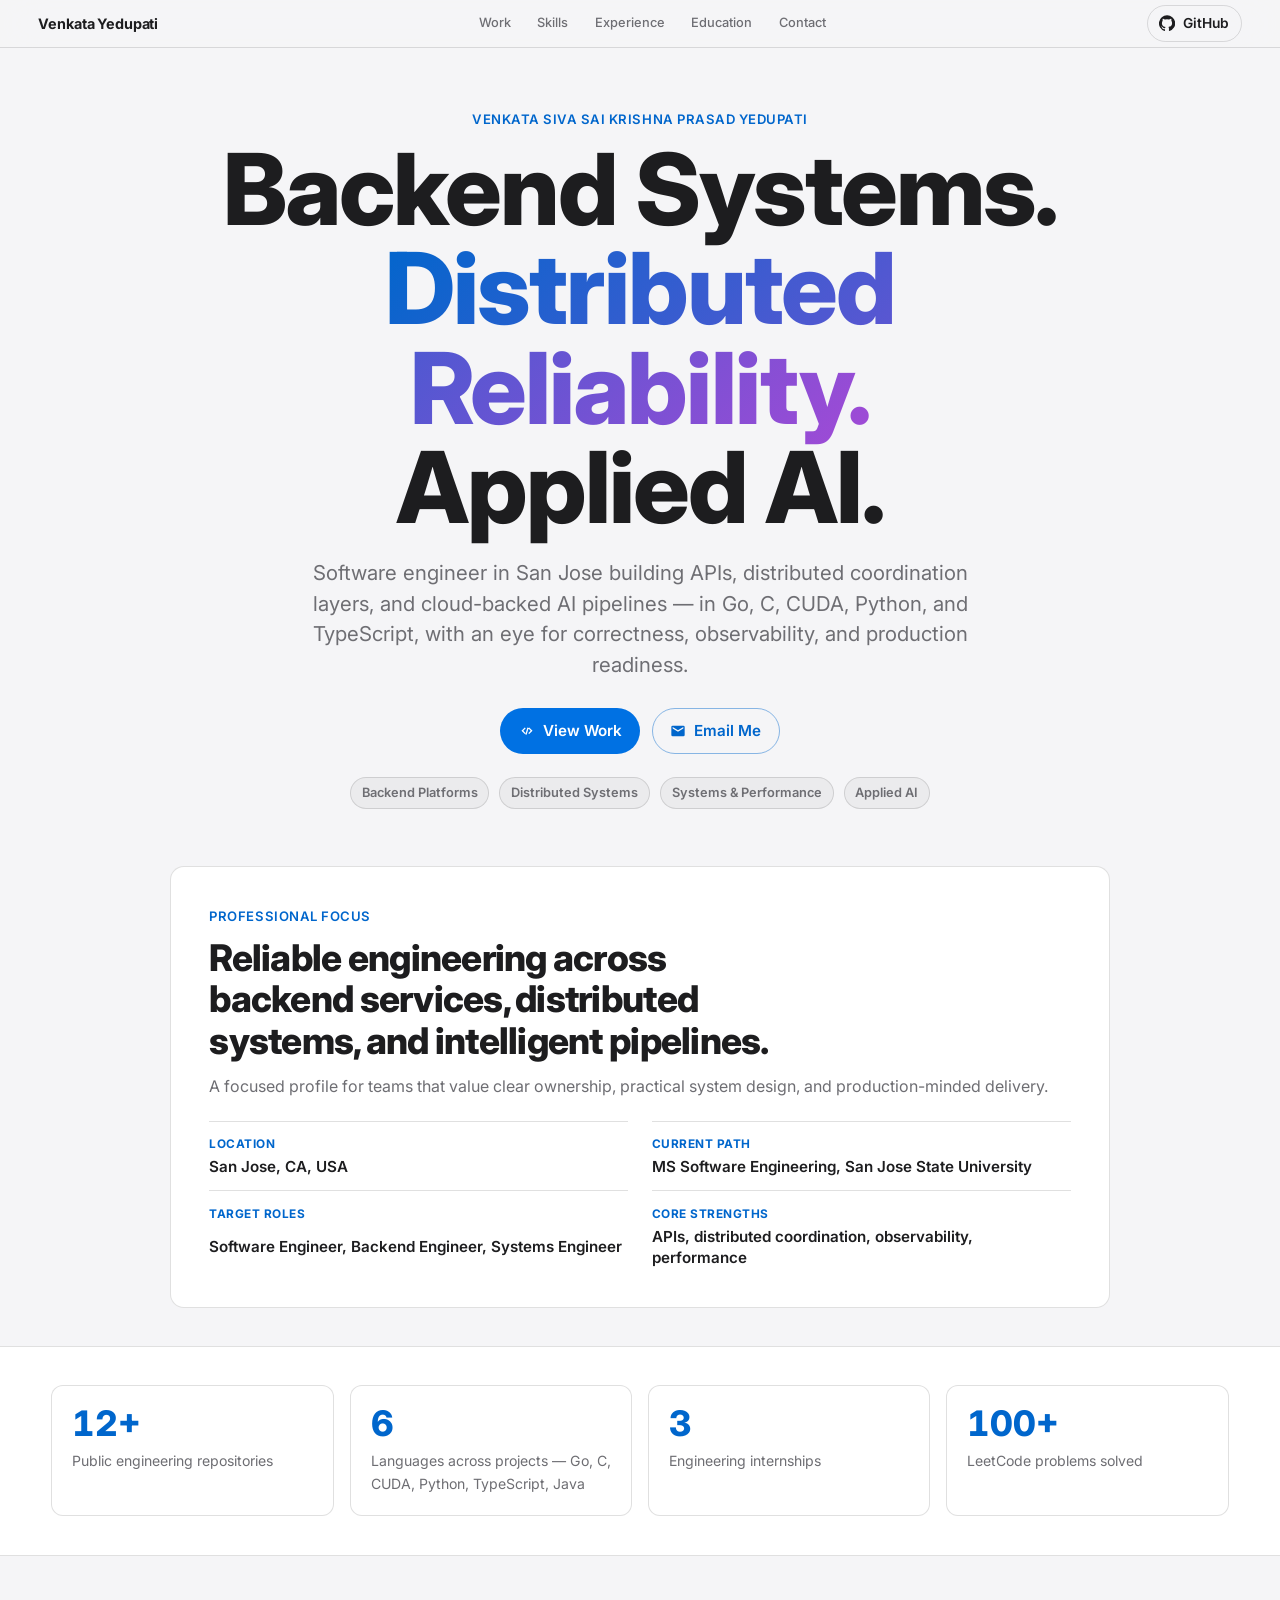
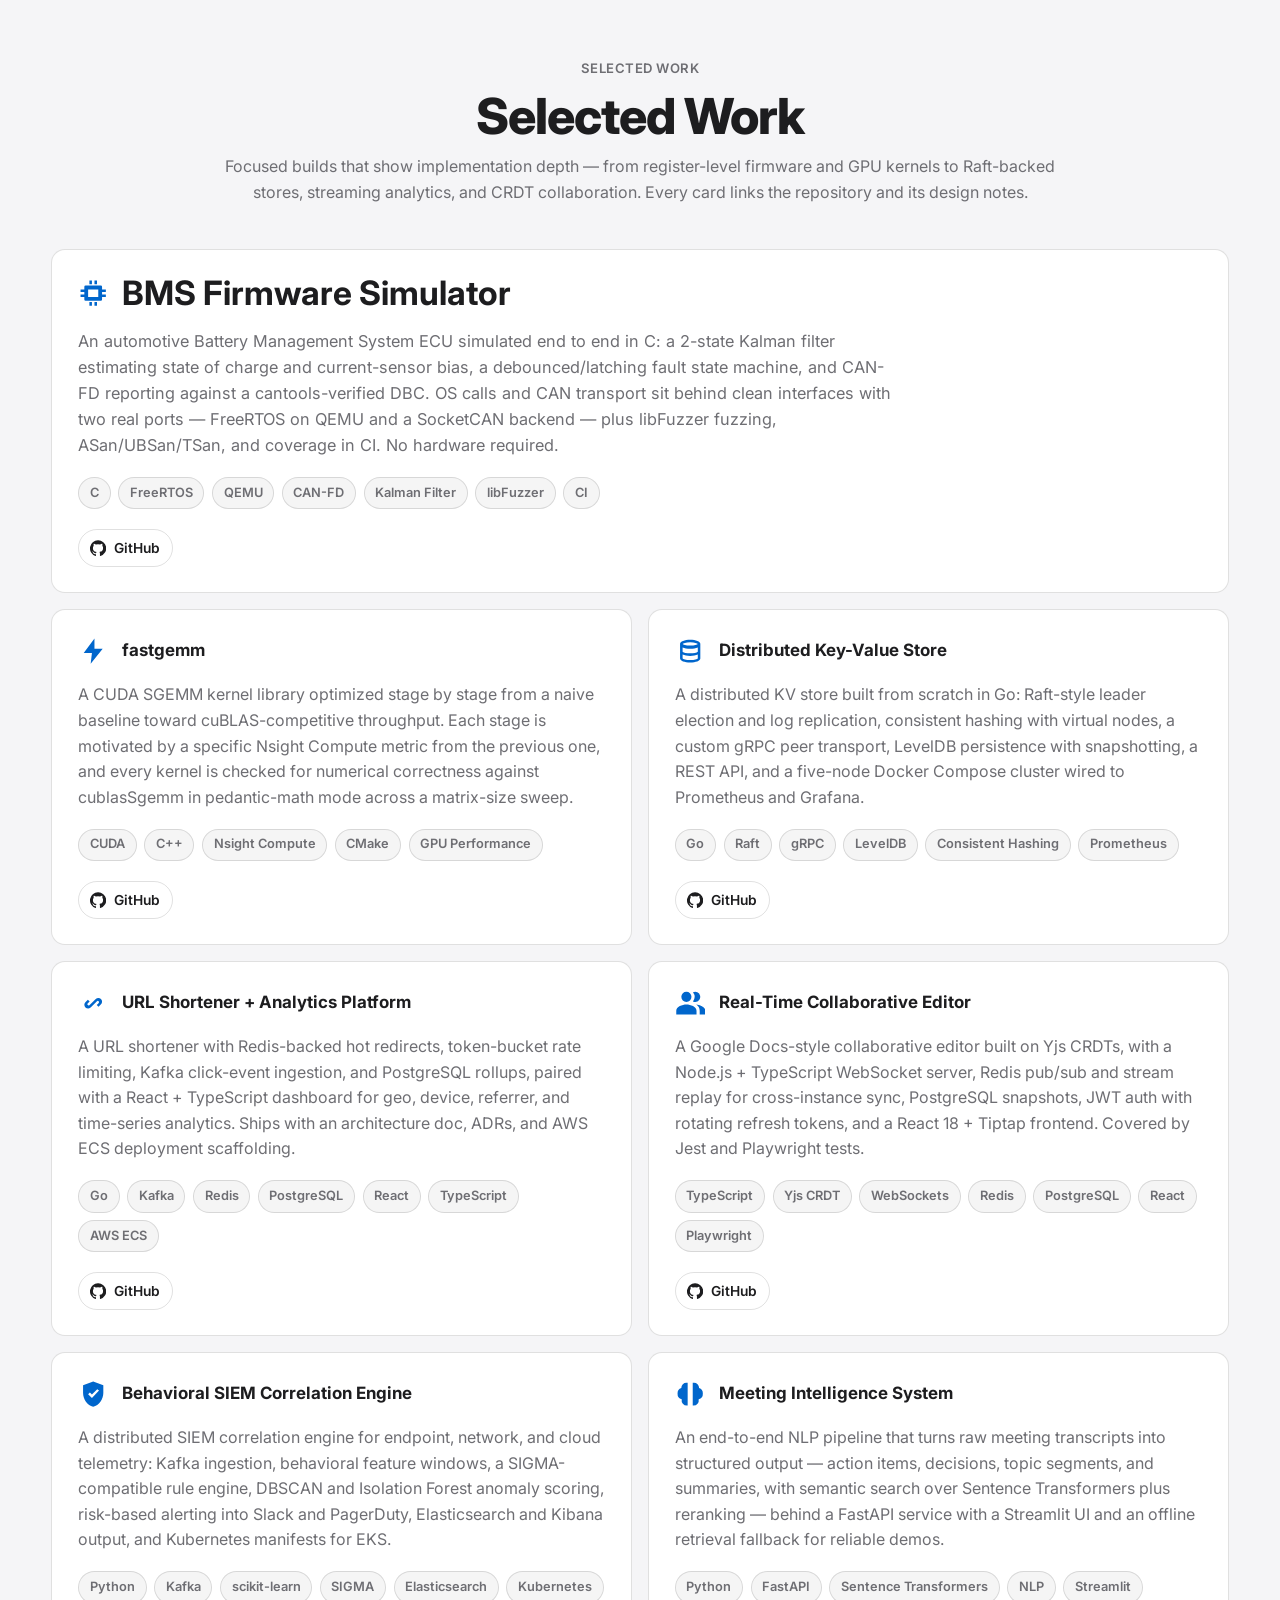
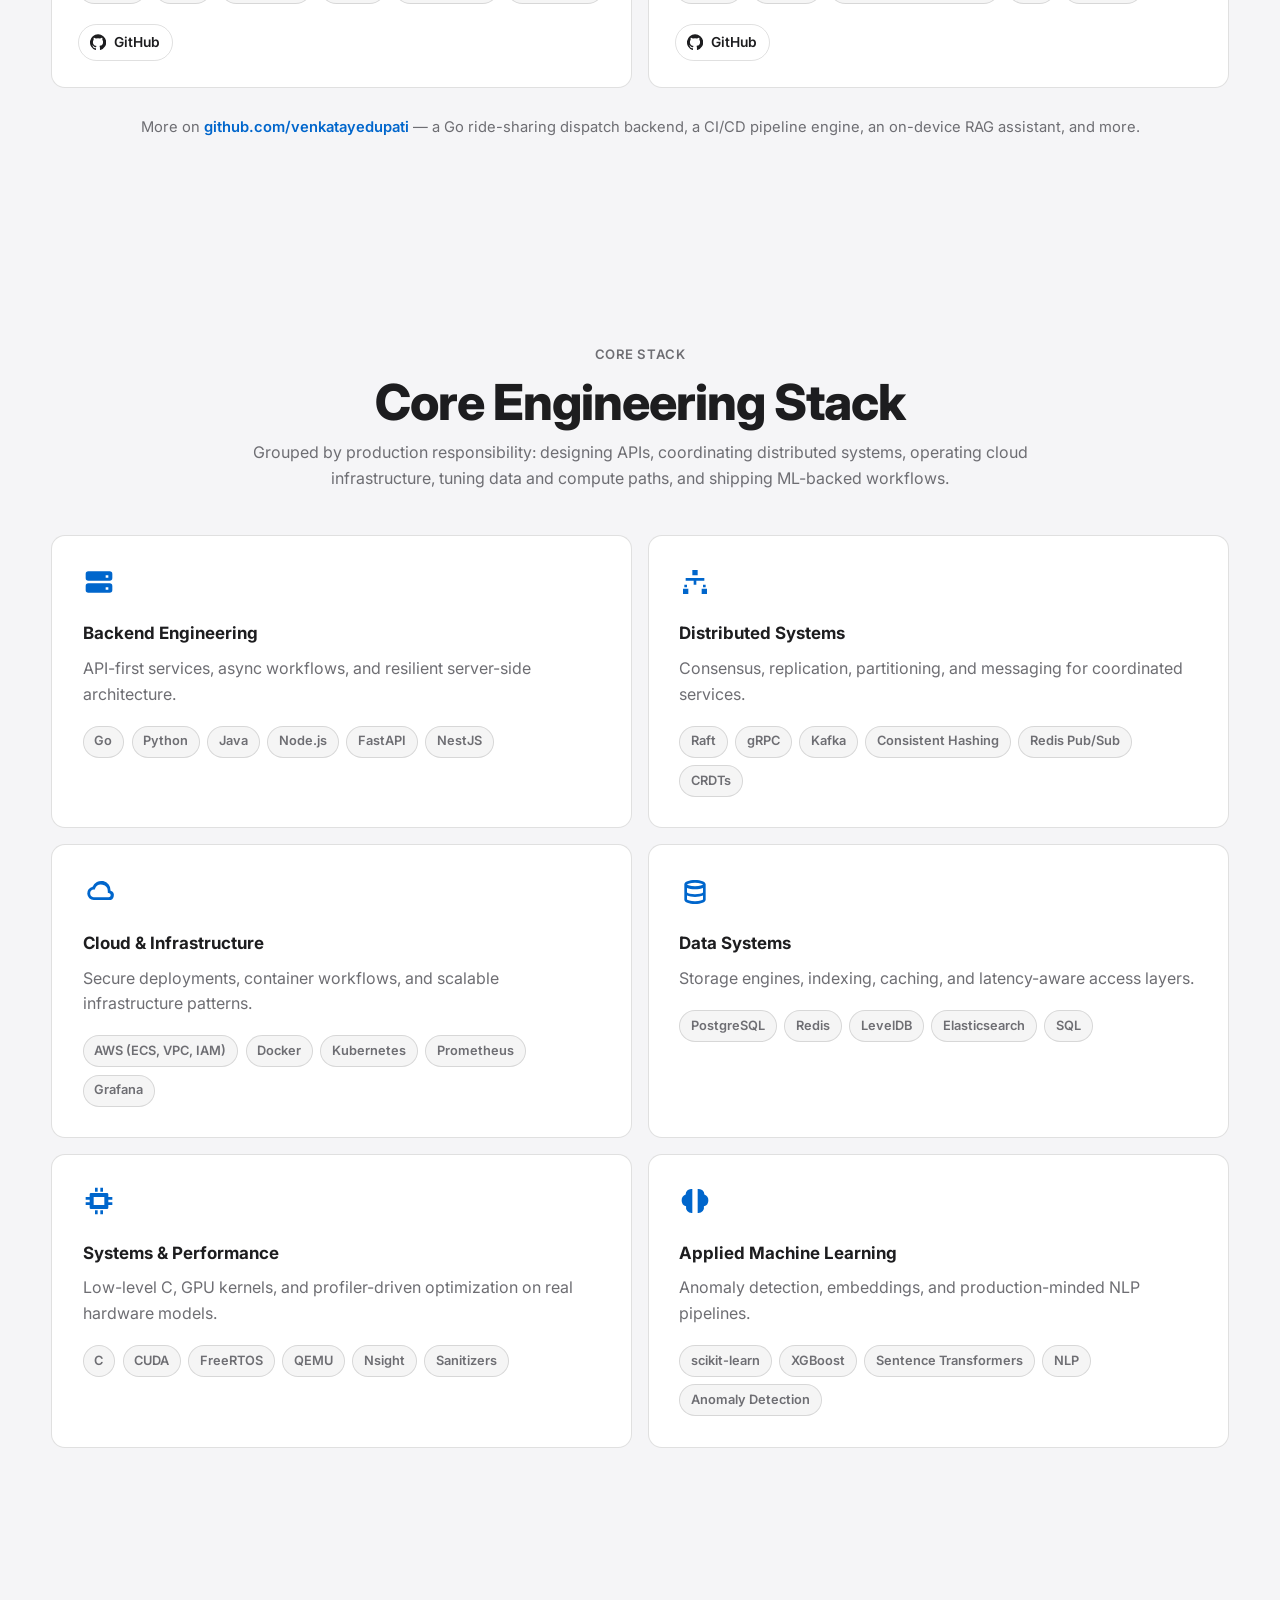
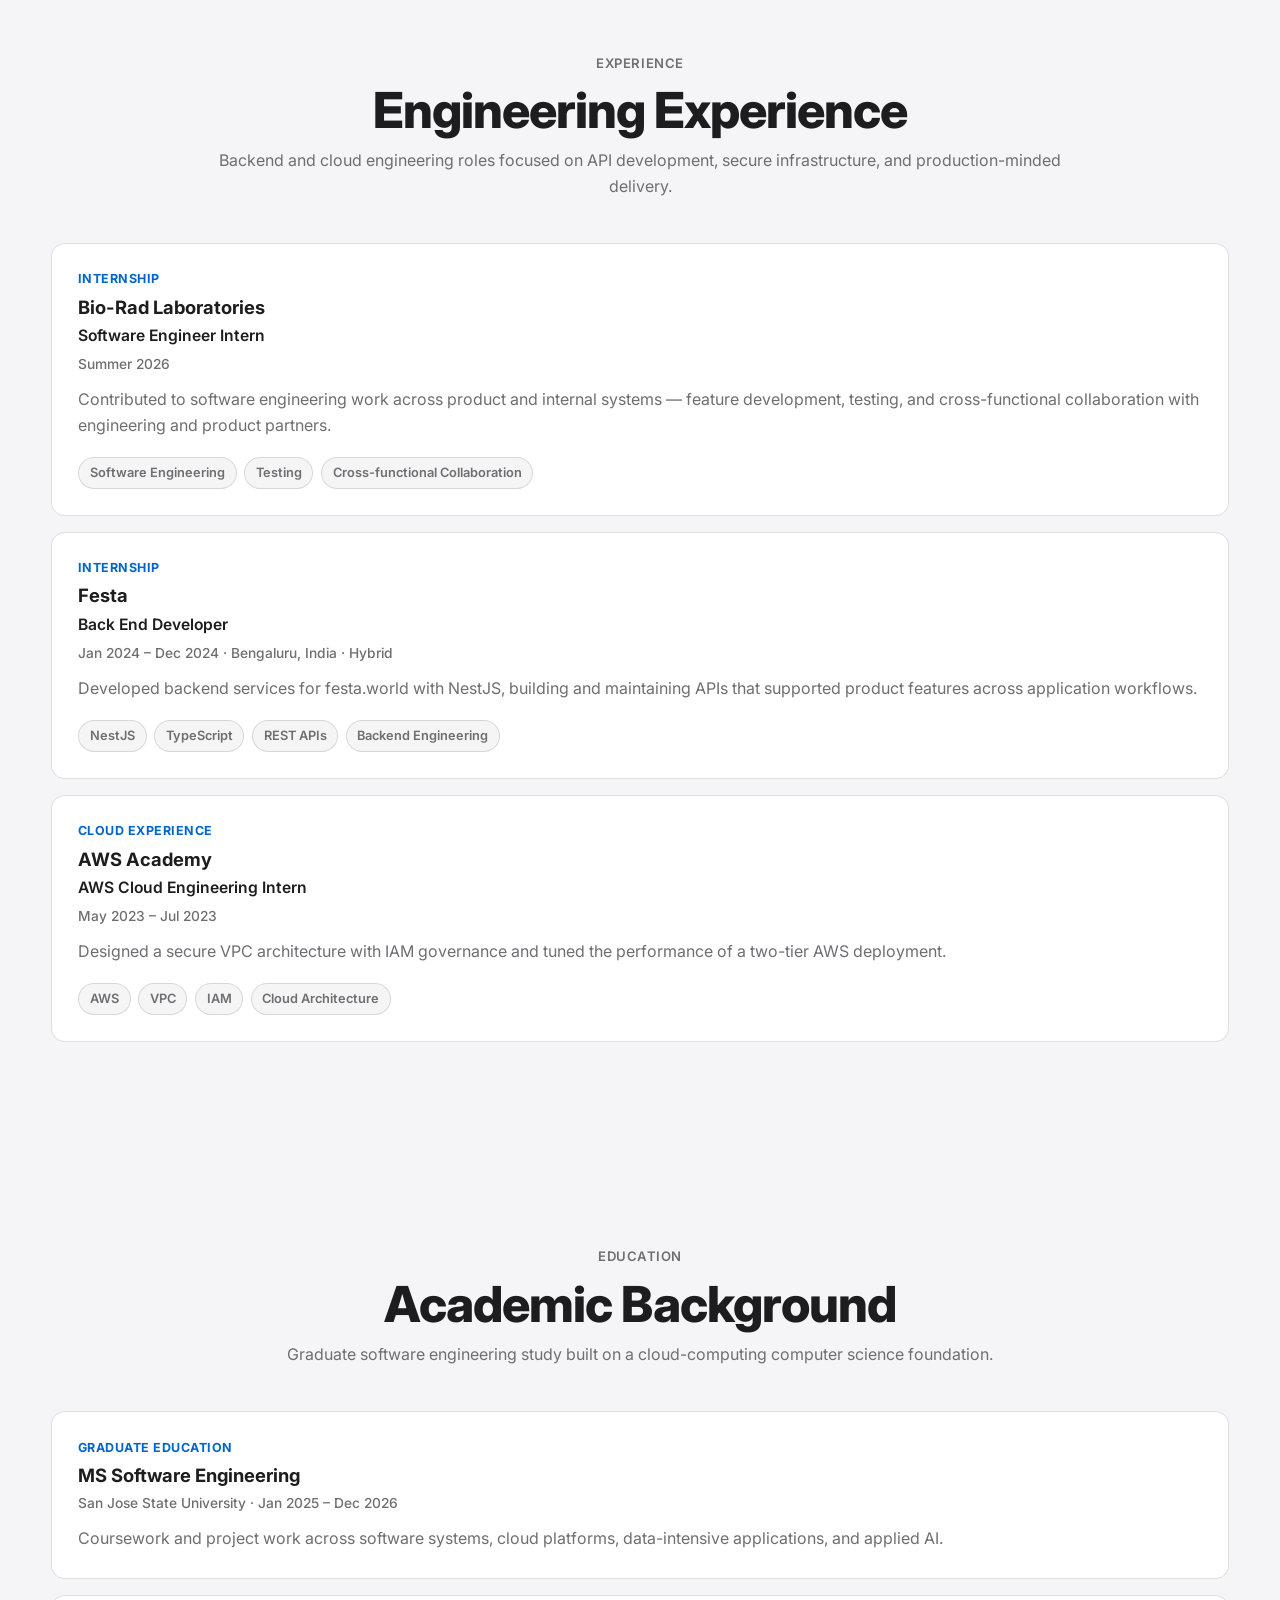
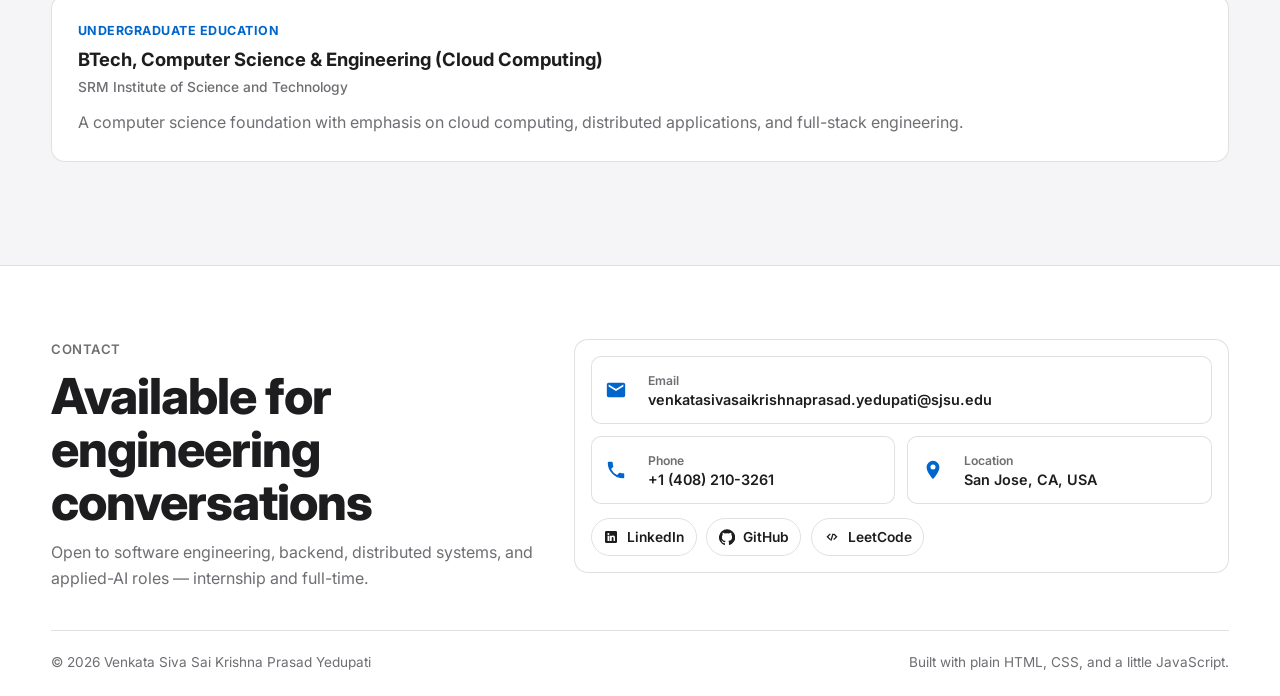
<file: index.html>
<!DOCTYPE html>
<html lang="en">
  <head>
    <meta charset="UTF-8" />
    <meta name="viewport" content="width=device-width, initial-scale=1.0" />

    <title>Venkata Yedupati — Software Engineer | Backend, Distributed Systems, Applied AI</title>
    <meta
      name="description"
      content="Venkata Siva Sai Krishna Prasad Yedupati — software engineer in San Jose building backend services, distributed systems, and applied-AI pipelines in Go, C, CUDA, Python, and TypeScript. MS Software Engineering, San Jose State University."
    />
    <meta name="author" content="Venkata Siva Sai Krishna Prasad Yedupati" />
    <meta name="theme-color" content="#000000" />
    <link rel="canonical" href="https://venkatayedupati.vercel.app/" />

    <meta property="og:type" content="website" />
    <meta property="og:site_name" content="Venkata Yedupati" />
    <meta property="og:title" content="Venkata Yedupati — Software Engineer" />
    <meta
      property="og:description"
      content="Backend services, distributed systems, and applied-AI pipelines in Go, C, CUDA, Python, and TypeScript. MS Software Engineering @ SJSU."
    />
    <meta property="og:url" content="https://venkatayedupati.vercel.app/" />
    <meta property="og:image" content="https://venkatayedupati.vercel.app/og-image.png" />
    <meta property="og:image:width" content="1200" />
    <meta property="og:image:height" content="630" />
    <meta property="og:image:alt" content="Venkata Yedupati — Software Engineer. Backend, Distributed Systems, Applied AI." />

    <meta name="twitter:card" content="summary_large_image" />
    <meta name="twitter:title" content="Venkata Yedupati — Software Engineer" />
    <meta
      name="twitter:description"
      content="Backend services, distributed systems, and applied-AI pipelines in Go, C, CUDA, Python, and TypeScript."
    />
    <meta name="twitter:image" content="https://venkatayedupati.vercel.app/og-image.png" />

    <link
      id="site-favicon"
      rel="icon"
      href="data:image/svg+xml,%3Csvg xmlns='http://www.w3.org/2000/svg' viewBox='0 0 64 64'%3E%3Crect width='64' height='64' rx='14' fill='%23000000'/%3E%3Cg fill='none' stroke='%232997ff' stroke-width='5' stroke-linecap='round' stroke-linejoin='round'%3E%3Cpath d='M32 18v18M14 38h36M14 38v9M50 38v9M32 36v11'/%3E%3Crect x='23' y='8' width='18' height='12' rx='3'/%3E%3Crect x='5' y='45' width='18' height='12' rx='3'/%3E%3Crect x='23' y='45' width='18' height='12' rx='3'/%3E%3Crect x='41' y='45' width='18' height='12' rx='3'/%3E%3C/g%3E%3C/svg%3E"
    />

    <link rel="preconnect" href="https://fonts.googleapis.com" />
    <link rel="preconnect" href="https://fonts.gstatic.com" crossorigin />
    <link
      href="https://fonts.googleapis.com/css2?family=Inter:wght@400;500;600;700;800&display=swap"
      rel="stylesheet"
    />
    <link rel="stylesheet" href="styles.css?v=2" />

    <script type="application/ld+json">
      {
        "@context": "https://schema.org",
        "@type": "Person",
        "name": "Venkata Siva Sai Krishna Prasad Yedupati",
        "alternateName": "Venkata Yedupati",
        "url": "https://venkatayedupati.vercel.app/",
        "email": "mailto:venkatasivasaikrishnaprasad.yedupati@sjsu.edu",
        "jobTitle": "Software Engineer",
        "description": "Software engineer focused on backend services, distributed systems, and applied AI.",
        "address": {
          "@type": "PostalAddress",
          "addressLocality": "San Jose",
          "addressRegion": "CA",
          "addressCountry": "US"
        },
        "alumniOf": [
          { "@type": "CollegeOrUniversity", "name": "San Jose State University" },
          { "@type": "CollegeOrUniversity", "name": "SRM Institute of Science and Technology" }
        ],
        "knowsAbout": [
          "Backend Engineering", "Distributed Systems", "Cloud Infrastructure",
          "Applied Machine Learning", "Go", "C", "CUDA", "Python", "TypeScript"
        ],
        "sameAs": [
          "https://github.com/venkatayedupati",
          "https://www.linkedin.com/in/venkatayedupati/",
          "https://leetcode.com/u/Venkatasai0234/"
        ]
      }
    </script>
  </head>
  <body>
    <svg width="0" height="0" class="sprite" aria-hidden="true" focusable="false">
      <defs>
        <symbol id="i-code" viewBox="0 0 24 24"><path fill="currentColor" d="m8.7 16.6-5-5 5-5 1.4 1.4-3.6 3.6 3.6 3.6-1.4 1.4Zm6.6 0-1.4-1.4 3.6-3.6-3.6-3.6 1.4-1.4 5 5-5 5Zm-3.9 1.2-1.9-.6 3.1-10.4 1.9.6-3.1 10.4Z"/></symbol>
        <symbol id="i-server" viewBox="0 0 24 24"><path fill="currentColor" d="M4 4h16a2 2 0 0 1 2 2v3a2 2 0 0 1-2 2H4a2 2 0 0 1-2-2V6a2 2 0 0 1 2-2Zm0 9h16a2 2 0 0 1 2 2v3a2 2 0 0 1-2 2H4a2 2 0 0 1-2-2v-3a2 2 0 0 1 2-2Zm13-6v1.8h2V7h-2Zm0 9v1.8h2V16h-2Z"/></symbol>
        <symbol id="i-network" viewBox="0 0 24 24"><path fill="currentColor" d="M10 3h4v4h-4V3Zm-7 14h4v4H3v-4Zm14 0h4v4h-4v-4ZM5 9h14v2h-6v3h-2v-3H5V9Zm-1 5h2v2H4v-2Zm14 0h2v2h-2v-2Z"/></symbol>
        <symbol id="i-cloud" viewBox="0 0 24 24"><path fill="currentColor" d="M19.3 18H8a5 5 0 0 1-.8-9.9A7 7 0 0 1 20.7 11 3.6 3.6 0 0 1 19.3 18ZM8 16h11.3a1.6 1.6 0 0 0 .4-3.1l-1.1-.3v-1.1A5 5 0 0 0 9 9.5l-.4.8-.9-.2A3 3 0 0 0 8 16Z"/></symbol>
        <symbol id="i-database" viewBox="0 0 24 24"><path fill="currentColor" d="M12 3c-4.4 0-8 1.4-8 3.2v11.6C4 19.6 7.6 21 12 21s8-1.4 8-3.2V6.2C20 4.4 16.4 3 12 3Zm0 2c3.6 0 5.6.9 6 1.3-.4.4-2.4 1.3-6 1.3s-5.6-.9-6-1.3C6.4 5.9 8.4 5 12 5Zm6 7.4c-.9.7-3.2 1.3-6 1.3s-5.1-.6-6-1.3V9c1.5.7 3.6 1 6 1s4.5-.3 6-1v3.4Zm-6 6.6c-3.6 0-5.6-.9-6-1.3v-3c1.5.7 3.6 1 6 1s4.5-.3 6-1v3c-.4.4-2.4 1.3-6 1.3Z"/></symbol>
        <symbol id="i-cpu" viewBox="0 0 24 24"><path fill="currentColor" d="M9 2h2v3H9V2Zm4 0h2v3h-2V2ZM2 9h3v2H2V9Zm0 4h3v2H2v-2Zm7 6h2v3H9v-3Zm4 0h2v3h-2v-3Zm6-10h3v2h-3V9Zm0 4h3v2h-3v-2ZM6 6h12a1 1 0 0 1 1 1v10a1 1 0 0 1-1 1H6a1 1 0 0 1-1-1V7a1 1 0 0 1 1-1Zm2 3v6h8V9H8Z"/></symbol>
        <symbol id="i-zap" viewBox="0 0 24 24"><path fill="currentColor" d="M13 2 4.5 13.5H11l-1 8.5L19.5 10H13l0-8Z"/></symbol>
        <symbol id="i-link" viewBox="0 0 24 24"><path fill="currentColor" d="M10.6 13.4a1 1 0 0 1 0-1.4l3-3a3 3 0 1 1 4.2 4.2l-1.6 1.6-1.4-1.4 1.6-1.6a1 1 0 0 0-1.4-1.4l-3 3a1 1 0 0 1-1.4 0Zm2.8-2.8a1 1 0 0 1 0 1.4l-3 3a3 3 0 1 1-4.2-4.2l1.6-1.6 1.4 1.4-1.6 1.6a1 1 0 0 0 1.4 1.4l3-3a1 1 0 0 1 1.4 0Z"/></symbol>
        <symbol id="i-users" viewBox="0 0 24 24"><path fill="currentColor" d="M9 11a4 4 0 1 0 0-8 4 4 0 0 0 0 8Zm0 2c-3.3 0-8 1.7-8 5v3h16v-3c0-3.3-4.7-5-8-5Zm7.8.1c1.6 1.1 2.7 2.6 2.7 4.9v3H24v-3c0-2.7-3.4-4.3-6.2-4.8ZM16 11a4 4 0 1 0-1.8-7.6 6 6 0 0 1 0 7.2c.6.3 1.2.4 1.8.4Z"/></symbol>
        <symbol id="i-shield" viewBox="0 0 24 24"><path fill="currentColor" d="M12 2 4 5v6c0 5 3.4 9.7 8 11 4.6-1.3 8-6 8-11V5l-8-3Zm-1 13-3-3 1.4-1.4L11 12.2l4.2-4.2L16.6 9 11 15Z"/></symbol>
        <symbol id="i-brain" viewBox="0 0 24 24"><path fill="currentColor" d="M9 3a4 4 0 0 0-4 4v.1A4.5 4.5 0 0 0 2 11.4 4.6 4.6 0 0 0 5.3 16 4.2 4.2 0 0 0 9.4 21H10V3H9Zm5 0v18h.6a4.2 4.2 0 0 0 4.1-5A4.6 4.6 0 0 0 22 11.4a4.5 4.5 0 0 0-3-4.3V7a4 4 0 0 0-4-4h-1Z"/></symbol>
        <symbol id="i-mail" viewBox="0 0 24 24"><path fill="currentColor" d="M20 4H4a2 2 0 0 0-2 2v12a2 2 0 0 0 2 2h16a2 2 0 0 0 2-2V6a2 2 0 0 0-2-2Zm0 4.2-8 5-8-5V6l8 5 8-5v2.2Z"/></symbol>
        <symbol id="i-phone" viewBox="0 0 24 24"><path fill="currentColor" d="M6.6 10.8a15.1 15.1 0 0 0 6.6 6.6l2.2-2.2a1 1 0 0 1 1-.2 11.4 11.4 0 0 0 3.6.6 1 1 0 0 1 1 1V20a1 1 0 0 1-1 1A17 17 0 0 1 3 4a1 1 0 0 1 1-1h3.4a1 1 0 0 1 1 1 11.4 11.4 0 0 0 .6 3.6 1 1 0 0 1-.2 1l-2.2 2.2Z"/></symbol>
        <symbol id="i-location" viewBox="0 0 24 24"><path fill="currentColor" d="M12 2a7 7 0 0 0-7 7c0 5.3 7 13 7 13s7-7.7 7-13a7 7 0 0 0-7-7Zm0 9.5A2.5 2.5 0 1 1 12 6a2.5 2.5 0 0 1 0 5.5Z"/></symbol>
        <symbol id="i-github" viewBox="0 0 24 24"><path fill="currentColor" d="M12 .5a12 12 0 0 0-3.8 23.4c.6.1.8-.3.8-.6v-2.1c-3.3.7-4-1.4-4-1.4-.6-1.4-1.3-1.8-1.3-1.8-1.1-.7.1-.7.1-.7 1.2.1 1.8 1.2 1.8 1.2 1.1 1.8 2.8 1.3 3.5 1 .1-.8.4-1.3.8-1.6-2.7-.3-5.5-1.3-5.5-5.9 0-1.3.5-2.4 1.2-3.2-.1-.3-.5-1.5.1-3.1 0 0 1-.3 3.3 1.2a11.5 11.5 0 0 1 6 0c2.3-1.5 3.3-1.2 3.3-1.2.7 1.6.3 2.8.1 3.1.8.8 1.2 1.9 1.2 3.2 0 4.6-2.8 5.6-5.5 5.9.4.4.8 1.1.8 2.2v3.3c0 .3.2.7.8.6A12 12 0 0 0 12 .5Z"/></symbol>
        <symbol id="i-linkedin" viewBox="0 0 24 24"><path fill="currentColor" d="M19 3a2 2 0 0 1 2 2v14a2 2 0 0 1-2 2H5a2 2 0 0 1-2-2V5a2 2 0 0 1 2-2h14ZM9.5 10H6.8v8h2.7v-8Zm.2-2.5a1.6 1.6 0 1 0-3.2 0 1.6 1.6 0 0 0 3.2 0Zm8.3 5.7c0-2.3-1.2-3.4-2.8-3.4-1.3 0-1.9.7-2.2 1.2v-1h-2.7v8H13v-4c0-1.1.2-2.1 1.5-2.1s1.3 1.2 1.3 2.2V18H18v-4.8Z"/></symbol>
      </defs>
    </svg>

    <a class="skip-link" href="#work">Skip to work</a>

    <header class="topbar shell">
      <a class="brand" href="#home" aria-label="Home">Venkata Yedupati</a>
      <nav class="nav" aria-label="Primary navigation">
        <a href="#work">Work</a>
        <a href="#skills">Skills</a>
        <a href="#experience">Experience</a>
        <a href="#education">Education</a>
        <a href="#contact">Contact</a>
      </nav>
      <div class="top-actions">
        <a class="btn btn-ghost btn-compact" href="https://github.com/venkatayedupati" target="_blank" rel="noopener noreferrer"><svg class="icon"><use href="#i-github" /></svg><span>GitHub</span></a>
      </div>
    </header>

    <main id="home">
      <section class="hero shell" data-reveal>
        <div class="hero-copy">
          <p class="eyebrow">Venkata Siva Sai Krishna Prasad Yedupati</p>
          <h1>
            Backend Systems.<br />
            <span class="gradient-text">Distributed Reliability.</span><br />
            Applied AI.
          </h1>
          <p class="hero-summary">
            Software engineer in San Jose building APIs, distributed coordination
            layers, and cloud-backed AI pipelines &mdash; in Go, C, CUDA, Python,
            and TypeScript, with an eye for correctness, observability, and
            production readiness.
          </p>
          <div class="cta-row">
            <a class="btn btn-primary" href="#work"><svg class="icon"><use href="#i-code" /></svg><span>View Work</span></a>
            <a class="btn btn-secondary" href="mailto:venkatasivasaikrishnaprasad.yedupati@sjsu.edu"><svg class="icon"><use href="#i-mail" /></svg><span>Email Me</span></a>
          </div>
          <div class="signal-strip">
            <span class="signal">Backend Platforms</span>
            <span class="signal">Distributed Systems</span>
            <span class="signal">Systems &amp; Performance</span>
            <span class="signal">Applied AI</span>
          </div>
        </div>
      </section>

      <aside class="hero-brief shell" aria-label="Engineering profile summary" data-reveal>
        <p class="eyebrow">Professional focus</p>
        <h2>Reliable engineering across backend services, distributed systems, and intelligent pipelines.</h2>
        <p class="hero-brief-summary">
          A focused profile for teams that value clear ownership, practical system
          design, and production-minded delivery.
        </p>
        <div class="brief-list">
          <div class="brief-item"><small>Location</small><strong>San Jose, CA, USA</strong></div>
          <div class="brief-item"><small>Current path</small><strong>MS Software Engineering, San Jose State University</strong></div>
          <div class="brief-item"><small>Target roles</small><strong>Software Engineer, Backend Engineer, Systems Engineer</strong></div>
          <div class="brief-item"><small>Core strengths</small><strong>APIs, distributed coordination, observability, performance</strong></div>
        </div>
      </aside>

      <section class="metrics-band" data-reveal>
        <div class="shell">
          <div class="metrics-grid">
            <article class="metric-card"><strong class="stat-value" data-final-value="12+">12+</strong><span>Public engineering repositories</span></article>
            <article class="metric-card"><strong class="stat-value" data-final-value="6">6</strong><span>Languages across projects &mdash; Go, C, CUDA, Python, TypeScript, Java</span></article>
            <article class="metric-card"><strong class="stat-value" data-final-value="3">3</strong><span>Engineering internships</span></article>
            <article class="metric-card"><strong class="stat-value" data-final-value="100+">100+</strong><span>LeetCode problems solved</span></article>
          </div>
        </div>
      </section>

      <section class="section shell" id="work" data-reveal>
        <div class="section-heading">
          <p class="eyebrow">Selected work</p>
          <h2>Selected Work</h2>
          <p>
            Focused builds that show implementation depth &mdash; from register-level
            firmware and GPU kernels to Raft-backed stores, streaming analytics, and
            CRDT collaboration. Every card links the repository and its design notes.
          </p>
        </div>
        <div class="work-grid">
          <article class="project-card featured">
            <div class="project-header">
              <svg class="icon project-icon"><use href="#i-cpu" /></svg>
              <h3>BMS Firmware Simulator</h3>
            </div>
            <p class="project-description">
              An automotive Battery Management System ECU simulated end to end in C:
              a 2-state Kalman filter estimating state of charge and current-sensor
              bias, a debounced/latching fault state machine, and CAN-FD reporting
              against a cantools-verified DBC. OS calls and CAN transport sit behind
              clean interfaces with two real ports &mdash; FreeRTOS on QEMU and a
              SocketCAN backend &mdash; plus libFuzzer fuzzing, ASan/UBSan/TSan, and
              coverage in CI. No hardware required.
            </p>
            <div class="tag-row">
              <span class="tag">C</span><span class="tag">FreeRTOS</span><span class="tag">QEMU</span>
              <span class="tag">CAN-FD</span><span class="tag">Kalman Filter</span><span class="tag">libFuzzer</span><span class="tag">CI</span>
            </div>
            <div class="project-actions">
              <a class="btn btn-ghost btn-compact" href="https://github.com/venkatayedupati/bms-firmware-sim" target="_blank" rel="noopener noreferrer"><svg class="icon"><use href="#i-github" /></svg><span>GitHub</span></a>
            </div>
          </article>

          <article class="project-card">
            <div class="project-header">
              <svg class="icon project-icon"><use href="#i-zap" /></svg>
              <h3>fastgemm</h3>
            </div>
            <p class="project-description">
              A CUDA SGEMM kernel library optimized stage by stage from a naive
              baseline toward cuBLAS-competitive throughput. Each stage is motivated
              by a specific Nsight Compute metric from the previous one, and every
              kernel is checked for numerical correctness against cublasSgemm in
              pedantic-math mode across a matrix-size sweep.
            </p>
            <div class="tag-row">
              <span class="tag">CUDA</span><span class="tag">C++</span><span class="tag">Nsight Compute</span>
              <span class="tag">CMake</span><span class="tag">GPU Performance</span>
            </div>
            <div class="project-actions">
              <a class="btn btn-ghost btn-compact" href="https://github.com/venkatayedupati/fastgemm" target="_blank" rel="noopener noreferrer"><svg class="icon"><use href="#i-github" /></svg><span>GitHub</span></a>
            </div>
          </article>

          <article class="project-card">
            <div class="project-header">
              <svg class="icon project-icon"><use href="#i-database" /></svg>
              <h3>Distributed Key-Value Store</h3>
            </div>
            <p class="project-description">
              A distributed KV store built from scratch in Go: Raft-style leader
              election and log replication, consistent hashing with virtual nodes, a
              custom gRPC peer transport, LevelDB persistence with snapshotting, a
              REST API, and a five-node Docker Compose cluster wired to Prometheus
              and Grafana.
            </p>
            <div class="tag-row">
              <span class="tag">Go</span><span class="tag">Raft</span><span class="tag">gRPC</span>
              <span class="tag">LevelDB</span><span class="tag">Consistent Hashing</span><span class="tag">Prometheus</span>
            </div>
            <div class="project-actions">
              <a class="btn btn-ghost btn-compact" href="https://github.com/venkatayedupati/Distributed-Key-Value-Store" target="_blank" rel="noopener noreferrer"><svg class="icon"><use href="#i-github" /></svg><span>GitHub</span></a>
            </div>
          </article>

          <article class="project-card">
            <div class="project-header">
              <svg class="icon project-icon"><use href="#i-link" /></svg>
              <h3>URL Shortener + Analytics Platform</h3>
            </div>
            <p class="project-description">
              A URL shortener with Redis-backed hot redirects, token-bucket rate
              limiting, Kafka click-event ingestion, and PostgreSQL rollups, paired
              with a React + TypeScript dashboard for geo, device, referrer, and
              time-series analytics. Ships with an architecture doc, ADRs, and AWS
              ECS deployment scaffolding.
            </p>
            <div class="tag-row">
              <span class="tag">Go</span><span class="tag">Kafka</span><span class="tag">Redis</span>
              <span class="tag">PostgreSQL</span><span class="tag">React</span><span class="tag">TypeScript</span><span class="tag">AWS ECS</span>
            </div>
            <div class="project-actions">
              <a class="btn btn-ghost btn-compact" href="https://github.com/venkatayedupati/URL-shortener-analytics-platform" target="_blank" rel="noopener noreferrer"><svg class="icon"><use href="#i-github" /></svg><span>GitHub</span></a>
            </div>
          </article>

          <article class="project-card">
            <div class="project-header">
              <svg class="icon project-icon"><use href="#i-users" /></svg>
              <h3>Real-Time Collaborative Editor</h3>
            </div>
            <p class="project-description">
              A Google Docs-style collaborative editor built on Yjs CRDTs, with a
              Node.js + TypeScript WebSocket server, Redis pub/sub and stream replay
              for cross-instance sync, PostgreSQL snapshots, JWT auth with rotating
              refresh tokens, and a React 18 + Tiptap frontend. Covered by Jest and
              Playwright tests.
            </p>
            <div class="tag-row">
              <span class="tag">TypeScript</span><span class="tag">Yjs CRDT</span><span class="tag">WebSockets</span>
              <span class="tag">Redis</span><span class="tag">PostgreSQL</span><span class="tag">React</span><span class="tag">Playwright</span>
            </div>
            <div class="project-actions">
              <a class="btn btn-ghost btn-compact" href="https://github.com/venkatayedupati/Real-Time-Collaborative-Editor" target="_blank" rel="noopener noreferrer"><svg class="icon"><use href="#i-github" /></svg><span>GitHub</span></a>
            </div>
          </article>

          <article class="project-card">
            <div class="project-header">
              <svg class="icon project-icon"><use href="#i-shield" /></svg>
              <h3>Behavioral SIEM Correlation Engine</h3>
            </div>
            <p class="project-description">
              A distributed SIEM correlation engine for endpoint, network, and cloud
              telemetry: Kafka ingestion, behavioral feature windows, a
              SIGMA-compatible rule engine, DBSCAN and Isolation Forest anomaly
              scoring, risk-based alerting into Slack and PagerDuty, Elasticsearch
              and Kibana output, and Kubernetes manifests for EKS.
            </p>
            <div class="tag-row">
              <span class="tag">Python</span><span class="tag">Kafka</span><span class="tag">scikit-learn</span>
              <span class="tag">SIGMA</span><span class="tag">Elasticsearch</span><span class="tag">Kubernetes</span>
            </div>
            <div class="project-actions">
              <a class="btn btn-ghost btn-compact" href="https://github.com/venkatayedupati/behavioral-siem" target="_blank" rel="noopener noreferrer"><svg class="icon"><use href="#i-github" /></svg><span>GitHub</span></a>
            </div>
          </article>

          <article class="project-card">
            <div class="project-header">
              <svg class="icon project-icon"><use href="#i-brain" /></svg>
              <h3>Meeting Intelligence System</h3>
            </div>
            <p class="project-description">
              An end-to-end NLP pipeline that turns raw meeting transcripts into
              structured output &mdash; action items, decisions, topic segments, and
              summaries, with semantic search over Sentence Transformers plus
              reranking &mdash; behind a FastAPI service with a Streamlit UI and an
              offline retrieval fallback for reliable demos.
            </p>
            <div class="tag-row">
              <span class="tag">Python</span><span class="tag">FastAPI</span><span class="tag">Sentence Transformers</span>
              <span class="tag">NLP</span><span class="tag">Streamlit</span>
            </div>
            <div class="project-actions">
              <a class="btn btn-ghost btn-compact" href="https://github.com/venkatayedupati/meeting-intelligence-system" target="_blank" rel="noopener noreferrer"><svg class="icon"><use href="#i-github" /></svg><span>GitHub</span></a>
            </div>
          </article>
        </div>
        <p class="section-note">
          More on <a href="https://github.com/venkatayedupati?tab=repositories" target="_blank" rel="noopener noreferrer">github.com/venkatayedupati</a>
          &mdash; a Go ride-sharing dispatch backend, a CI/CD pipeline engine, an on-device RAG assistant, and more.
        </p>
      </section>

      <section class="section section-split shell" id="skills" data-reveal>
        <div class="section-heading sticky-heading">
          <p class="eyebrow">Core stack</p>
          <h2>Core Engineering Stack</h2>
          <p>
            Grouped by production responsibility: designing APIs, coordinating
            distributed systems, operating cloud infrastructure, tuning data and
            compute paths, and shipping ML-backed workflows.
          </p>
        </div>
        <div class="skill-grid">
          <article class="skill-card">
            <svg class="icon skill-icon"><use href="#i-server" /></svg>
            <h3>Backend Engineering</h3>
            <p>API-first services, async workflows, and resilient server-side architecture.</p>
            <div class="tag-row">
              <span class="tag">Go</span><span class="tag">Python</span><span class="tag">Java</span>
              <span class="tag">Node.js</span><span class="tag">FastAPI</span><span class="tag">NestJS</span>
            </div>
          </article>
          <article class="skill-card">
            <svg class="icon skill-icon"><use href="#i-network" /></svg>
            <h3>Distributed Systems</h3>
            <p>Consensus, replication, partitioning, and messaging for coordinated services.</p>
            <div class="tag-row">
              <span class="tag">Raft</span><span class="tag">gRPC</span><span class="tag">Kafka</span>
              <span class="tag">Consistent Hashing</span><span class="tag">Redis Pub/Sub</span><span class="tag">CRDTs</span>
            </div>
          </article>
          <article class="skill-card">
            <svg class="icon skill-icon"><use href="#i-cloud" /></svg>
            <h3>Cloud &amp; Infrastructure</h3>
            <p>Secure deployments, container workflows, and scalable infrastructure patterns.</p>
            <div class="tag-row">
              <span class="tag">AWS (ECS, VPC, IAM)</span><span class="tag">Docker</span>
              <span class="tag">Kubernetes</span><span class="tag">Prometheus</span><span class="tag">Grafana</span>
            </div>
          </article>
          <article class="skill-card">
            <svg class="icon skill-icon"><use href="#i-database" /></svg>
            <h3>Data Systems</h3>
            <p>Storage engines, indexing, caching, and latency-aware access layers.</p>
            <div class="tag-row">
              <span class="tag">PostgreSQL</span><span class="tag">Redis</span><span class="tag">LevelDB</span>
              <span class="tag">Elasticsearch</span><span class="tag">SQL</span>
            </div>
          </article>
          <article class="skill-card">
            <svg class="icon skill-icon"><use href="#i-cpu" /></svg>
            <h3>Systems &amp; Performance</h3>
            <p>Low-level C, GPU kernels, and profiler-driven optimization on real hardware models.</p>
            <div class="tag-row">
              <span class="tag">C</span><span class="tag">CUDA</span><span class="tag">FreeRTOS</span>
              <span class="tag">QEMU</span><span class="tag">Nsight</span><span class="tag">Sanitizers</span>
            </div>
          </article>
          <article class="skill-card">
            <svg class="icon skill-icon"><use href="#i-brain" /></svg>
            <h3>Applied Machine Learning</h3>
            <p>Anomaly detection, embeddings, and production-minded NLP pipelines.</p>
            <div class="tag-row">
              <span class="tag">scikit-learn</span><span class="tag">XGBoost</span>
              <span class="tag">Sentence Transformers</span><span class="tag">NLP</span><span class="tag">Anomaly Detection</span>
            </div>
          </article>
        </div>
      </section>

      <section class="section shell" id="experience" data-reveal>
        <div class="section-heading">
          <p class="eyebrow">Experience</p>
          <h2>Engineering Experience</h2>
          <p>Backend and cloud engineering roles focused on API development, secure infrastructure, and production-minded delivery.</p>
        </div>
        <div class="timeline">
          <article class="timeline-item">
            <div class="timeline-marker"></div>
            <div class="timeline-content">
              <p class="timeline-label">Internship</p>
              <h3>Bio-Rad Laboratories</h3>
              <p class="timeline-role">Software Engineer Intern</p>
              <p class="timeline-meta">Summer 2026</p>
              <p class="timeline-summary">
                Contributed to software engineering work across product and internal
                systems &mdash; feature development, testing, and cross-functional
                collaboration with engineering and product partners.
              </p>
              <div class="tag-row">
                <span class="tag">Software Engineering</span><span class="tag">Testing</span><span class="tag">Cross-functional Collaboration</span>
              </div>
            </div>
          </article>
          <article class="timeline-item">
            <div class="timeline-marker"></div>
            <div class="timeline-content">
              <p class="timeline-label">Internship</p>
              <h3>Festa</h3>
              <p class="timeline-role">Back End Developer</p>
              <p class="timeline-meta">Jan 2024 &ndash; Dec 2024 &middot; Bengaluru, India &middot; Hybrid</p>
              <p class="timeline-summary">
                Developed backend services for festa.world with NestJS, building and
                maintaining APIs that supported product features across application
                workflows.
              </p>
              <div class="tag-row">
                <span class="tag">NestJS</span><span class="tag">TypeScript</span><span class="tag">REST APIs</span><span class="tag">Backend Engineering</span>
              </div>
            </div>
          </article>
          <article class="timeline-item">
            <div class="timeline-marker"></div>
            <div class="timeline-content">
              <p class="timeline-label">Cloud Experience</p>
              <h3>AWS Academy</h3>
              <p class="timeline-role">AWS Cloud Engineering Intern</p>
              <p class="timeline-meta">May 2023 &ndash; Jul 2023</p>
              <p class="timeline-summary">
                Designed a secure VPC architecture with IAM governance and tuned the
                performance of a two-tier AWS deployment.
              </p>
              <div class="tag-row">
                <span class="tag">AWS</span><span class="tag">VPC</span><span class="tag">IAM</span><span class="tag">Cloud Architecture</span>
              </div>
            </div>
          </article>
        </div>
      </section>

      <section class="section shell" id="education" data-reveal>
        <div class="section-heading">
          <p class="eyebrow">Education</p>
          <h2>Academic Background</h2>
          <p>Graduate software engineering study built on a cloud-computing computer science foundation.</p>
        </div>
        <div class="timeline">
          <article class="timeline-item">
            <div class="timeline-marker"></div>
            <div class="timeline-content">
              <p class="timeline-label">Graduate Education</p>
              <h3>MS Software Engineering</h3>
              <p class="timeline-meta">San Jose State University &middot; Jan 2025 &ndash; Dec 2026</p>
              <p class="timeline-summary">
                Coursework and project work across software systems, cloud platforms,
                data-intensive applications, and applied AI.
              </p>
            </div>
          </article>
          <article class="timeline-item">
            <div class="timeline-marker"></div>
            <div class="timeline-content">
              <p class="timeline-label">Undergraduate Education</p>
              <h3>BTech, Computer Science &amp; Engineering (Cloud Computing)</h3>
              <p class="timeline-meta">SRM Institute of Science and Technology</p>
              <p class="timeline-summary">
                A computer science foundation with emphasis on cloud computing,
                distributed applications, and full-stack engineering.
              </p>
            </div>
          </article>
        </div>
      </section>
    </main>

    <footer class="footer" id="contact" data-reveal>
      <div class="shell footer-layout">
        <div class="footer-copy">
          <p class="eyebrow">Contact</p>
          <h2>Available for engineering conversations</h2>
          <p>Open to software engineering, backend, distributed systems, and applied-AI roles &mdash; internship and full-time.</p>
        </div>
        <div class="contact-panel">
          <div class="contact-grid">
            <a class="contact-item" href="mailto:venkatasivasaikrishnaprasad.yedupati@sjsu.edu">
              <svg class="icon"><use href="#i-mail" /></svg>
              <span class="contact-copy"><small>Email</small><strong>venkatasivasaikrishnaprasad.yedupati@sjsu.edu</strong></span>
            </a>
            <a class="contact-item" href="tel:+14082103261">
              <svg class="icon"><use href="#i-phone" /></svg>
              <span class="contact-copy"><small>Phone</small><strong>+1 (408) 210-3261</strong></span>
            </a>
            <div class="contact-item">
              <svg class="icon"><use href="#i-location" /></svg>
              <span class="contact-copy"><small>Location</small><strong>San Jose, CA, USA</strong></span>
            </div>
          </div>
          <div class="social-row">
            <a class="btn btn-ghost btn-compact" href="https://www.linkedin.com/in/venkatayedupati/" target="_blank" rel="noopener noreferrer"><svg class="icon"><use href="#i-linkedin" /></svg><span>LinkedIn</span></a>
            <a class="btn btn-ghost btn-compact" href="https://github.com/venkatayedupati" target="_blank" rel="noopener noreferrer"><svg class="icon"><use href="#i-github" /></svg><span>GitHub</span></a>
            <a class="btn btn-ghost btn-compact" href="https://leetcode.com/u/Venkatasai0234/" target="_blank" rel="noopener noreferrer"><svg class="icon"><use href="#i-code" /></svg><span>LeetCode</span></a>
          </div>
        </div>
      </div>
      <div class="shell footer-bottom">
        <p class="small">&copy; <span data-year>2026</span> Venkata Siva Sai Krishna Prasad Yedupati</p>
        <p class="small">Built with plain HTML, CSS, and a little JavaScript.</p>
      </div>
    </footer>

    <script src="script.js?v=2" defer></script>
  </body>
</html>
</file>
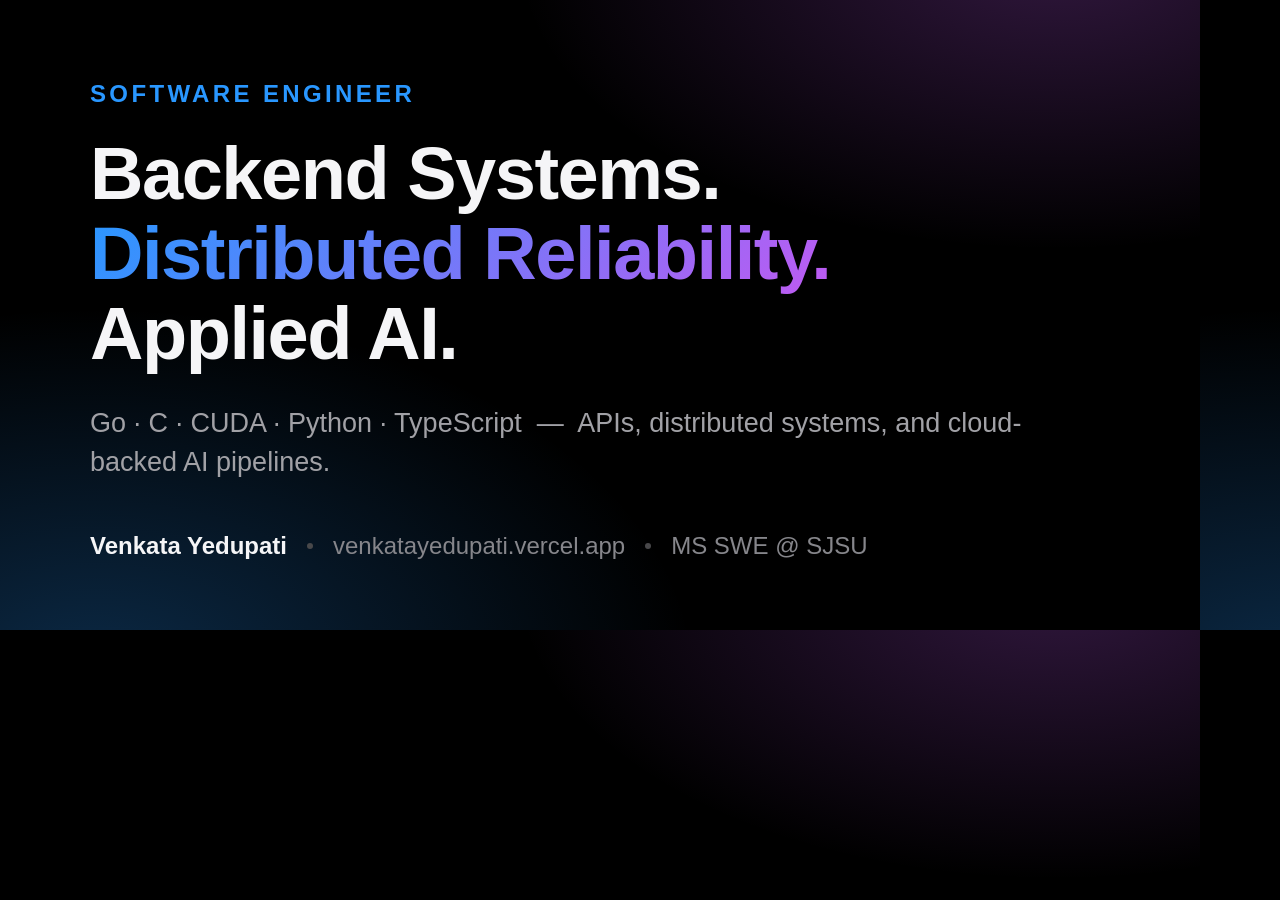
<file: tools/og.html>
<!DOCTYPE html>
<html>
  <head>
    <meta charset="UTF-8" />
    <style>
      * { margin: 0; padding: 0; box-sizing: border-box; }
      html, body { width: 1200px; height: 630px; }
      body {
        display: flex;
        flex-direction: column;
        padding: 80px 90px 70px;
        font-family: -apple-system, "Segoe UI", Roboto, Helvetica, Arial, sans-serif;
        color: #f5f5f7;
        background:
          radial-gradient(900px 500px at 88% -8%, rgba(191, 90, 242, 0.26), transparent 60%),
          radial-gradient(1000px 620px at 8% 108%, rgba(41, 151, 255, 0.28), transparent 60%),
          #000000;
      }
      .eyebrow {
        font-size: 24px;
        font-weight: 600;
        letter-spacing: 0.14em;
        text-transform: uppercase;
        color: #2997ff;
        margin-bottom: 26px;
      }
      h1 {
        font-size: 74px;
        line-height: 1.08;
        font-weight: 800;
        letter-spacing: -0.02em;
      }
      h1 .accent {
        background: linear-gradient(135deg, #2997ff, #bf5af2);
        -webkit-background-clip: text;
        background-clip: text;
        color: transparent;
      }
      p.sub {
        margin-top: 30px;
        font-size: 27px;
        line-height: 1.45;
        color: #a1a1a6;
        max-width: 960px;
      }
      .foot {
        margin-top: auto;
        display: flex;
        align-items: center;
        gap: 20px;
        font-size: 24px;
        color: #86868b;
      }
      .dot { width: 6px; height: 6px; border-radius: 50%; background: #48484a; }
      .name { color: #f5f5f7; font-weight: 600; }
    </style>
  </head>
  <body>
    <div class="eyebrow">Software Engineer</div>
    <h1>Backend Systems.<br /><span class="accent">Distributed Reliability.</span><br />Applied AI.</h1>
    <p class="sub">Go &middot; C &middot; CUDA &middot; Python &middot; TypeScript &nbsp;&mdash;&nbsp; APIs, distributed systems, and cloud-backed AI pipelines.</p>
    <div class="foot">
      <span class="name">Venkata Yedupati</span>
      <span class="dot"></span>
      <span>venkatayedupati.vercel.app</span>
      <span class="dot"></span>
      <span>MS SWE @ SJSU</span>
    </div>
  </body>
</html>
</file>
<file: styles.css>
/* ===========================================================================
   Venkata Yedupati — portfolio
   Light palette on :root, dark palette under prefers-color-scheme: dark.
   =========================================================================== */

:root {
  --bg: #f5f5f7;
  --bg-soft: #ffffff;
  --surface: #ffffff;
  --panel: #ffffff;
  --panel-strong: #f0f0f3;
  --text: #1d1d1f;
  --muted: #6e6e73;
  --brand: #0066cc;
  --brand-2: #0071e3;
  --hero-accent: #a24ad6;
  --accent: #86868b;
  --line: rgba(0, 0, 0, 0.12);
  --tag-bg: rgba(0, 0, 0, 0.04);
  --glow: rgba(0, 113, 227, 0.14);
  --shadow: 0 22px 60px rgba(0, 0, 0, 0.12);
  color-scheme: light;
}

@media (prefers-color-scheme: dark) {
  :root {
    --bg: #000000;
    --bg-soft: #000000;
    --surface: #0b0b0c;
    --panel: #1d1d1f;
    --panel-strong: #2d2d2f;
    --text: #f5f5f7;
    --muted: #86868b;
    --brand: #2997ff;
    --brand-2: #0071e3;
    --hero-accent: #bf5af2;
    --accent: #6e6e73;
    --line: rgba(255, 255, 255, 0.12);
    --tag-bg: rgba(255, 255, 255, 0.06);
    --glow: rgba(41, 151, 255, 0.16);
    --shadow: 0 22px 60px rgba(0, 0, 0, 0.3);
    color-scheme: dark;
  }
}

* {
  box-sizing: border-box;
}

[hidden] {
  display: none !important;
}

.sprite {
  position: absolute;
  width: 0;
  height: 0;
  overflow: hidden;
}

html {
  scroll-behavior: smooth;
}

body {
  margin: 0;
  min-height: 100vh;
  color: var(--text);
  font-family: -apple-system, BlinkMacSystemFont, Inter, "Segoe UI", sans-serif;
  font-size: 16px;
  line-height: 1.6;
  background: var(--bg);
  -webkit-font-smoothing: antialiased;
}

a {
  color: inherit;
  text-decoration: none;
}

.skip-link {
  position: fixed;
  top: 0.75rem;
  left: 0.75rem;
  z-index: 40;
  padding: 0.55rem 0.8rem;
  border: 1px solid var(--line);
  border-radius: 999px;
  color: #ffffff;
  background: var(--brand-2);
  font-size: 0.86rem;
  font-weight: 600;
  opacity: 0;
  pointer-events: none;
  transform: translateY(-0.7rem);
  transition: opacity 0.18s ease, transform 0.18s ease;
}

.skip-link:focus-visible {
  opacity: 1;
  pointer-events: auto;
  transform: translateY(0);
}

button,
input,
textarea,
select {
  font: inherit;
}

.shell {
  width: min(1180px, 92vw);
  margin: 0 auto;
}

/* ---------- top bar ---------- */

.topbar {
  position: fixed;
  top: 0;
  left: 0;
  right: 0;
  z-index: 20;
  display: grid;
  grid-template-columns: auto 1fr auto;
  align-items: center;
  gap: 1rem;
  width: 100%;
  min-height: 48px;
  padding: 0 max(22px, 3vw);
  border-bottom: 1px solid var(--line);
  background: color-mix(in srgb, var(--bg) 78%, transparent);
  backdrop-filter: saturate(180%) blur(20px);
  transition: background 0.24s ease, border-color 0.24s ease, box-shadow 0.24s ease;
}

.topbar.is-scrolled {
  border-bottom-color: color-mix(in srgb, var(--text) 18%, transparent);
  background: color-mix(in srgb, var(--bg) 90%, transparent);
  box-shadow: 0 12px 34px rgba(0, 0, 0, 0.18);
}

.brand {
  display: inline-flex;
  align-items: center;
  min-height: 32px;
  color: var(--text);
  font-size: 0.9rem;
  font-weight: 700;
  letter-spacing: -0.01em;
}

.nav {
  display: flex;
  justify-content: center;
  gap: 0.25rem;
  min-width: 0;
}

.nav a {
  display: inline-flex;
  align-items: center;
  min-height: 32px;
  padding: 0 0.7rem;
  border-radius: 999px;
  color: var(--muted);
  font-size: 0.8rem;
  font-weight: 500;
  transition: color 0.16s ease, background 0.16s ease;
}

.nav a:hover,
.nav a.active {
  color: var(--text);
  background: var(--tag-bg);
}

.top-actions {
  display: inline-flex;
  align-items: center;
  justify-content: flex-end;
  gap: 0.45rem;
}

/* ---------- buttons ---------- */

.btn {
  display: inline-flex;
  align-items: center;
  justify-content: center;
  gap: 0.5rem;
  min-height: 42px;
  padding: 0.63rem 1.08rem;
  border: 1px solid transparent;
  border-radius: 999px;
  color: var(--text);
  font-size: 0.95rem;
  font-weight: 600;
  cursor: pointer;
  transition: transform 0.18s ease, border-color 0.18s ease, background 0.18s ease, color 0.18s ease;
}

.btn-primary {
  color: #ffffff;
  background: var(--brand-2);
}

.btn-secondary {
  color: var(--brand);
  background: transparent;
  border-color: color-mix(in srgb, var(--brand) 45%, transparent);
}

.btn-ghost {
  color: var(--text);
  background: transparent;
  border-color: var(--line);
}

.btn-compact {
  min-height: 36px;
  padding: 0.43rem 0.72rem;
  font-size: 0.86rem;
}

.btn:hover {
  transform: translateY(-2px);
  border-color: color-mix(in srgb, var(--brand) 48%, var(--line));
}

.btn:focus-visible {
  outline: 2px solid var(--brand);
  outline-offset: 3px;
}

.btn-primary:hover {
  background: var(--brand);
}

.btn-secondary:hover,
.btn-ghost:hover {
  color: #ffffff;
  background: var(--brand-2);
  border-color: var(--brand-2);
}

.icon {
  width: 1rem;
  height: 1rem;
  flex: 0 0 auto;
}

/* ---------- hero ---------- */

.hero {
  display: grid;
  align-items: center;
  min-height: calc(100svh - 48px);
  padding: 6.8rem 0 3.6rem;
  text-align: center;
}

.hero-copy {
  width: 100%;
  max-width: 980px;
  margin: 0 auto;
}

.eyebrow {
  margin: 0 0 0.65rem;
  color: var(--brand);
  font-size: 0.82rem;
  font-weight: 600;
  letter-spacing: 0.04em;
  text-transform: uppercase;
}

h1,
h2,
h3,
p {
  overflow-wrap: break-word;
}

h1 {
  max-width: 980px;
  margin: 0 auto;
  font-size: clamp(2.6rem, 8vw, 6.2rem);
  line-height: 1;
  font-weight: 800;
  letter-spacing: -0.02em;
  text-wrap: balance;
}

h2 {
  margin: 0;
  font-size: clamp(1.9rem, 4.2vw, 3.1rem);
  line-height: 1.06;
  font-weight: 800;
  letter-spacing: -0.02em;
  text-wrap: balance;
}

h3 {
  margin: 0;
  font-size: 1.06rem;
  line-height: 1.28;
  font-weight: 700;
}

.gradient-text {
  color: transparent;
  background: linear-gradient(135deg, var(--brand), var(--hero-accent));
  -webkit-background-clip: text;
  background-clip: text;
}

.hero-summary,
.section-heading p,
.project-description,
.skill-card p,
.timeline-summary,
.hero-brief-summary,
.footer-copy p,
.section-note {
  color: var(--muted);
}

.hero-summary {
  max-width: 720px;
  margin: 1.3rem auto 0;
  font-size: clamp(1.05rem, 2vw, 1.28rem);
  line-height: 1.5;
}

.cta-row {
  display: flex;
  flex-wrap: wrap;
  justify-content: center;
  gap: 0.75rem;
  margin-top: 1.7rem;
}

.signal-strip {
  display: flex;
  flex-wrap: wrap;
  justify-content: center;
  gap: 0.62rem;
  margin-top: 1.4rem;
}

.signal,
.tag {
  display: inline-flex;
  align-items: center;
  min-height: 30px;
  padding: 0.3rem 0.68rem;
  border: 1px solid var(--line);
  border-radius: 999px;
  color: var(--muted);
  background: var(--tag-bg);
  font-size: 0.8rem;
  font-weight: 600;
}

/* ---------- hero brief ---------- */

.hero-brief {
  display: block;
  width: min(940px, 92vw);
  margin: 0 auto 2.4rem;
  padding: clamp(1.4rem, 3vw, 2.4rem);
  border: 1px solid var(--line);
  border-radius: 14px;
  background: var(--panel);
  text-align: left;
}

.hero-brief h2 {
  max-width: 760px;
  font-size: clamp(1.6rem, 3vw, 2.3rem);
  line-height: 1.12;
}

.hero-brief-summary {
  margin: 0.85rem 0 0;
}

.brief-list {
  display: grid;
  grid-template-columns: repeat(2, minmax(0, 1fr));
  gap: 0.75rem 1.5rem;
  margin-top: 1.3rem;
}

.brief-item {
  display: grid;
  gap: 0.2rem;
  padding-top: 0.85rem;
  border-top: 1px solid var(--line);
}

.brief-item small {
  color: var(--brand);
  font-size: 0.74rem;
  font-weight: 700;
  letter-spacing: 0.04em;
  text-transform: uppercase;
}

.brief-item strong {
  color: var(--text);
  font-size: 0.95rem;
  font-weight: 600;
  line-height: 1.36;
}

/* ---------- metrics band ---------- */

.metrics-band {
  border-block: 1px solid var(--line);
  background: var(--bg-soft);
}

.metrics-band .shell {
  padding: 2.4rem 0;
}

.metrics-grid {
  display: grid;
  grid-template-columns: repeat(4, minmax(0, 1fr));
  gap: 1rem;
}

.metric-card {
  position: relative;
  overflow: hidden;
  isolation: isolate;
  min-height: 130px;
  padding: 1.25rem;
  border: 1px solid var(--line);
  border-radius: 12px;
  background: var(--surface);
}

.metric-card::before {
  position: absolute;
  inset: 0;
  z-index: -1;
  pointer-events: none;
  background: radial-gradient(circle at var(--mx, 50%) var(--my, 0%), var(--glow), transparent 46%);
  opacity: 0;
  transition: opacity 0.22s ease;
  content: "";
}

.metric-card:hover::before {
  opacity: 1;
}

.metric-card strong {
  display: block;
  color: var(--brand);
  font-size: 2.2rem;
  line-height: 1;
  font-weight: 800;
  font-variant-numeric: tabular-nums;
}

.metric-card span {
  display: block;
  margin-top: 0.55rem;
  color: var(--muted);
  font-size: 0.88rem;
}

/* ---------- sections ---------- */

.section {
  padding: 6.4rem 0;
}

section[id] {
  scroll-margin-top: 5.5rem;
}

.section-heading {
  max-width: 860px;
  margin: 0 auto 2.7rem;
  text-align: center;
}

.section-heading p:last-child {
  margin: 0.75rem 0 0;
}

.section-note {
  margin: 1.75rem 0 0;
  text-align: center;
  font-size: 0.92rem;
}

.section-note a {
  color: var(--brand);
  font-weight: 600;
}

.section-note a:hover {
  text-decoration: underline;
}

/* ---------- work grid ---------- */

.work-grid,
.skill-grid {
  display: grid;
  grid-template-columns: repeat(2, minmax(0, 1fr));
  gap: 1rem;
}

.project-card,
.skill-card,
.timeline-content {
  position: relative;
  overflow: hidden;
  isolation: isolate;
  border: 1px solid var(--line);
  border-radius: 14px;
  background: var(--panel);
  transition: transform 0.22s ease, border-color 0.22s ease, background 0.22s ease;
}

.project-card::before,
.skill-card::before,
.timeline-content::before {
  position: absolute;
  inset: 0;
  z-index: -1;
  pointer-events: none;
  background: radial-gradient(circle at var(--mx, 50%) var(--my, 0%), var(--glow), transparent 44%);
  opacity: 0;
  transition: opacity 0.22s ease;
  content: "";
}

.project-card:hover,
.skill-card:hover,
.timeline-content:hover {
  transform: translateY(-3px);
  border-color: color-mix(in srgb, var(--brand) 34%, var(--line));
  background: var(--panel-strong);
}

.project-card:hover::before,
.skill-card:hover::before,
.timeline-content:hover::before {
  opacity: 1;
}

.project-card > *,
.skill-card > *,
.timeline-content > * {
  position: relative;
}

.project-card {
  display: flex;
  flex-direction: column;
  padding: clamp(1.35rem, 2vw, 1.9rem);
}

.project-card.featured {
  grid-column: 1 / -1;
}

.project-card.featured h3 {
  font-size: clamp(1.5rem, 3vw, 2.1rem);
  line-height: 1.1;
}

.project-card.featured .project-description {
  max-width: 82ch;
  font-size: 1.02rem;
}

.project-header {
  display: flex;
  gap: 0.85rem;
  align-items: center;
}

.project-icon {
  flex: 0 0 auto;
  width: 1.9rem;
  height: 1.9rem;
  color: var(--brand);
}

.project-description {
  margin: 1rem 0 0;
  flex: 1;
}

.tag-row {
  display: flex;
  flex-wrap: wrap;
  gap: 0.45rem;
  margin-top: 1.15rem;
}

.project-actions {
  display: flex;
  margin-top: 1.25rem;
}

/* ---------- skills ---------- */

.section-split {
  display: block;
}

.skill-card {
  padding: clamp(1.35rem, 2.5vw, 1.9rem);
}

.skill-card p {
  margin: 0.7rem 0 0;
}

.skill-icon {
  width: 2rem;
  height: 2rem;
  margin-bottom: 1.1rem;
  color: var(--brand);
}

/* ---------- timeline ---------- */

.timeline {
  display: grid;
  gap: 1rem;
}

.timeline-marker {
  display: none;
}

.timeline-content {
  padding: clamp(1.25rem, 2vw, 1.8rem);
}

.timeline-label,
.timeline-role,
.timeline-meta {
  margin: 0;
}

.timeline-label {
  color: var(--brand);
  font-size: 0.78rem;
  font-weight: 700;
  letter-spacing: 0.04em;
  text-transform: uppercase;
}

.timeline-content h3 {
  margin-top: 0.4rem;
  font-size: 1.15rem;
}

.timeline-role {
  margin-top: 0.25rem;
  color: var(--text);
  font-size: 0.98rem;
  font-weight: 600;
}

.timeline-meta {
  margin-top: 0.3rem;
  color: var(--muted);
  font-size: 0.86rem;
  font-weight: 500;
}

.timeline-summary {
  margin: 0.75rem 0 0;
}

/* ---------- footer ---------- */

.footer {
  padding: 4.6rem 0 1.4rem;
  border-top: 1px solid var(--line);
  background: var(--bg-soft);
}

.footer-layout {
  display: grid;
  grid-template-columns: minmax(300px, 0.85fr) minmax(0, 1.15fr);
  gap: clamp(1.25rem, 3vw, 2.5rem);
  align-items: start;
}

.footer-copy p:last-child {
  max-width: 58ch;
  margin: 0.75rem 0 0;
}

.contact-panel {
  position: relative;
  overflow: hidden;
  isolation: isolate;
  justify-self: end;
  width: 100%;
  max-width: 760px;
  padding: 1rem;
  border: 1px solid var(--line);
  border-radius: 14px;
  background: var(--panel);
}

.contact-grid {
  display: grid;
  grid-template-columns: repeat(2, minmax(0, 1fr));
  gap: 0.75rem;
}

.contact-item:first-child {
  grid-column: 1 / -1;
}

.contact-item {
  display: grid;
  grid-template-columns: 32px minmax(0, 1fr);
  gap: 0.65rem;
  align-items: center;
  padding: 0.85rem;
  border: 1px solid var(--line);
  border-radius: 10px;
  color: var(--text);
  background: var(--surface);
  transition: border-color 0.18s ease;
}

a.contact-item:hover {
  border-color: color-mix(in srgb, var(--brand) 40%, var(--line));
}

.contact-item .icon {
  width: 22px;
  height: 22px;
  color: var(--brand);
}

.contact-copy {
  min-width: 0;
}

.contact-copy small {
  display: block;
  color: var(--muted);
  font-size: 0.76rem;
  font-weight: 600;
}

.contact-copy strong {
  display: block;
  overflow-wrap: anywhere;
  color: var(--text);
  font-size: 0.9rem;
  font-weight: 600;
  line-height: 1.35;
}

.social-row {
  display: flex;
  flex-wrap: wrap;
  gap: 0.6rem;
  margin-top: 0.85rem;
}

.footer-bottom {
  display: flex;
  justify-content: space-between;
  flex-wrap: wrap;
  gap: 0.5rem 1rem;
  margin-top: 2.4rem;
  padding-top: 1.3rem;
  border-top: 1px solid var(--line);
}

.small {
  margin: 0;
  color: var(--muted);
  font-size: 0.85rem;
}

/* ---------- reveal animation ---------- */

.reveal {
  opacity: 0;
  transform: translateY(18px);
  transition: opacity 0.7s ease, transform 0.7s ease;
}

.reveal.visible {
  opacity: 1;
  transform: translateY(0);
}

/* ---------- responsive ---------- */

@media (max-width: 1100px) {
  .contact-grid {
    grid-template-columns: 1fr;
  }
}

@media (max-width: 920px) {
  .topbar {
    grid-template-columns: auto auto;
    padding: 0 18px;
  }

  .nav {
    display: none;
  }

  .footer-layout,
  .section-split {
    grid-template-columns: 1fr;
  }

  .contact-panel {
    justify-self: stretch;
  }

  .metrics-grid {
    grid-template-columns: repeat(2, minmax(0, 1fr));
  }
}

@media (max-width: 720px) {
  .shell {
    width: calc(100% - 1.5rem);
  }

  .hero {
    min-height: auto;
    padding: 5.4rem 0 2.4rem;
  }

  .section {
    padding: 3.8rem 0;
  }

  .work-grid,
  .skill-grid {
    grid-template-columns: 1fr;
  }

  .cta-row {
    display: grid;
    grid-template-columns: 1fr;
    width: 100%;
  }

  .cta-row .btn {
    width: 100%;
  }

  .brief-list {
    grid-template-columns: 1fr;
  }
}

@media (max-width: 520px) {
  body {
    font-size: 15px;
  }

  .metrics-grid {
    grid-template-columns: 1fr;
  }
}

@media (prefers-reduced-motion: reduce) {
  html {
    scroll-behavior: auto;
  }

  *,
  *::before,
  *::after {
    animation-duration: 0.001ms !important;
    animation-iteration-count: 1 !important;
    transition-duration: 0.001ms !important;
  }
}
</file>
